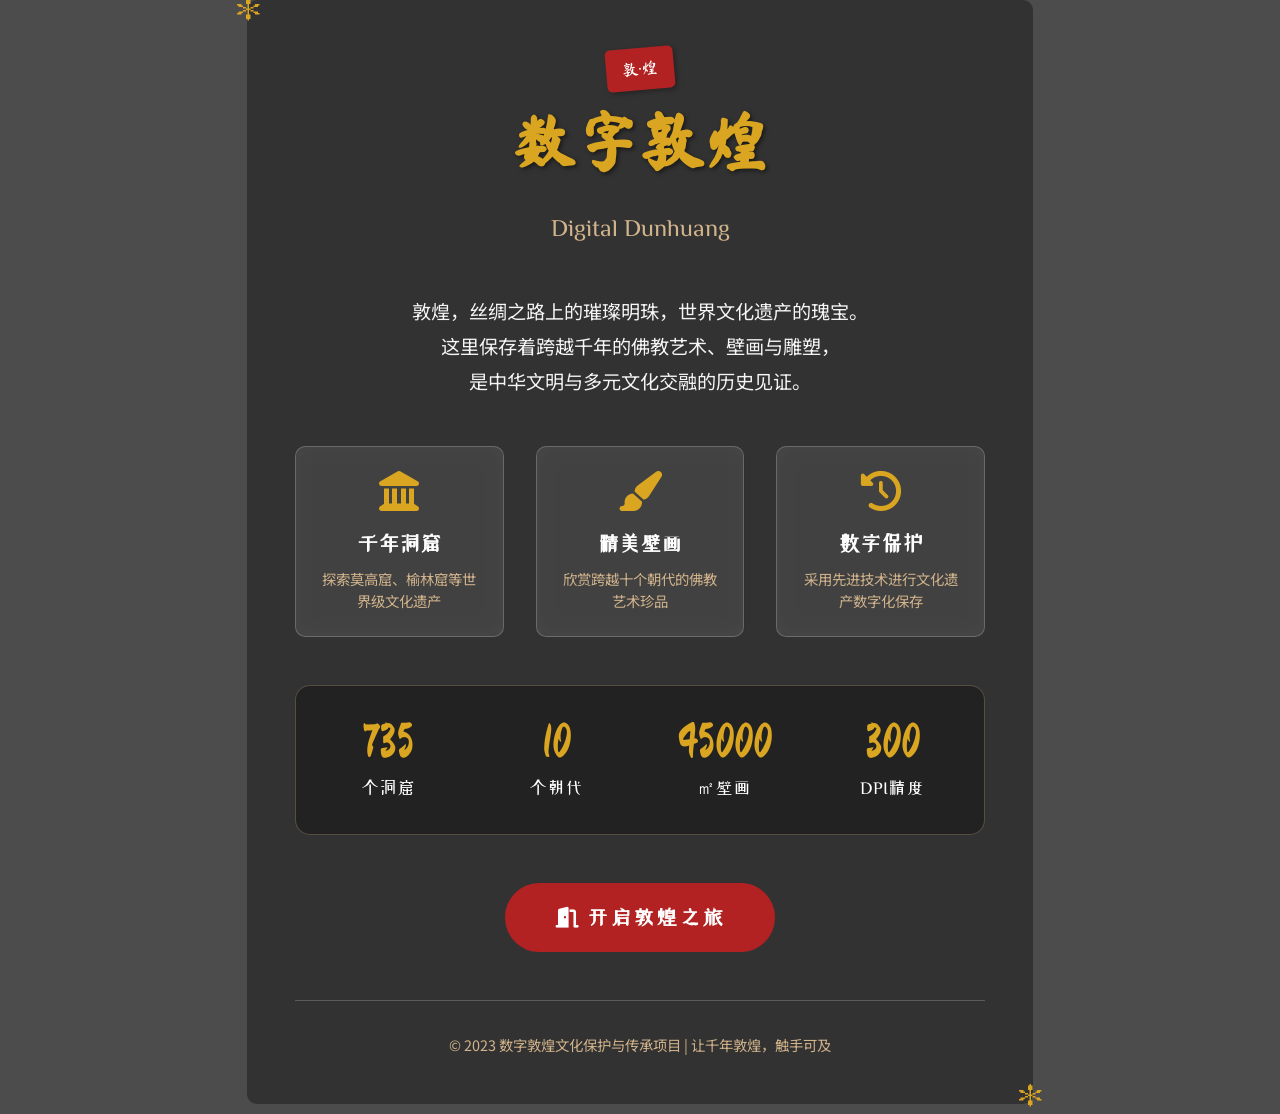
<file: welcome.html>
<!DOCTYPE html>
<html lang="zh-CN">
<head>
    <meta charset="UTF-8">
    <meta name="viewport" content="width=device-width, initial-scale=1.0">
    <title>数字敦煌 - 欢迎来到敦煌世界</title>
    <link rel="stylesheet" href="styles.css">
    <link rel="stylesheet" href="https://cdnjs.cloudflare.com/ajax/libs/font-awesome/6.4.0/css/all.min.css">
</head>
<body class="welcome-page">
    <div class="welcome-container dunhuang-pattern">
        <header class="welcome-header">
            <div class="seal-effect">敦·煌</div>
            <h1 class="welcome-title">数字敦煌</h1>
            <p class="welcome-subtitle">Digital Dunhuang</p>
        </header>
        
        <main class="welcome-main">
            <div class="welcome-content">
                <p class="welcome-description">
                    敦煌，丝绸之路上的璀璨明珠，世界文化遗产的瑰宝。<br>
                    这里保存着跨越千年的佛教艺术、壁画与雕塑，<br>
                    是中华文明与多元文化交融的历史见证。
                </p>
                
                <div class="welcome-features">
                    <div class="feature-item">
                        <i class="fas fa-landmark"></i>
                        <h3>千年洞窟</h3>
                        <p>探索莫高窟、榆林窟等世界级文化遗产</p>
                    </div>
                    <div class="feature-item">
                        <i class="fas fa-paint-brush"></i>
                        <h3>精美壁画</h3>
                        <p>欣赏跨越十个朝代的佛教艺术珍品</p>
                    </div>
                    <div class="feature-item">
                        <i class="fas fa-history"></i>
                        <h3>数字保护</h3>
                        <p>采用先进技术进行文化遗产数字化保存</p>
                    </div>
                </div>
                
                <div class="welcome-stats">
                    <div class="stat">
                        <span class="stat-number">735</span>
                        <span class="stat-label">个洞窟</span>
                    </div>
                    <div class="stat">
                        <span class="stat-number">10</span>
                        <span class="stat-label">个朝代</span>
                    </div>
                    <div class="stat">
                        <span class="stat-number">45000</span>
                        <span class="stat-label">㎡壁画</span>
                    </div>
                    <div class="stat">
                        <span class="stat-number">300</span>
                        <span class="stat-label">DPI精度</span>
                    </div>
                </div>
                
                <a href="index.html" class="start-button">
                    <i class="fas fa-door-open"></i> 开启敦煌之旅
                </a>
            </div>
        </main>
        
        <footer class="welcome-footer">
            <p>© 2023 数字敦煌文化保护与传承项目 | 让千年敦煌，触手可及</p>
        </footer>
    </div>
</body>
</html>
</file>
<file: styles.css>
/* 敦煌主题CSS - 数字敦煌风格 */
/* 引入特殊字体 - 使用Google Fonts的书法风格字体 */
@import url('https://fonts.googleapis.com/css2?family=Ma+Shan+Zheng&family=ZCOOL+XiaoWei&family=Noto+Sans+SC:wght@300;400;500;700&display=swap');

/* 基础重置 */
* {
    margin: 0;
    padding: 0;
    box-sizing: border-box;
}

:root {
    /* 敦煌主题颜色 */
    --dunhuang-earth: #8B4513; /* 土褐色 - 敦煌土地 */
    --dunhuang-sand: #D2B48C; /* 沙色 - 沙漠 */
    --dunhuang-red: #B22222; /* 砖红色 - 敦煌壁画中的朱砂色 */
    --dunhuang-dark: #2C2C2C; /* 深灰色 - 导航栏 */
    --dunhuang-light: #F5F5F5; /* 浅灰色 - 背景 */
    --dunhuang-gold: #DAA520; /* 金色 - 装饰 */
    --dunhuang-blue: #1E3A5F; /* 深蓝色 - 天空 */
    --dunhuang-white: #FFFFFF; /* 白色 */
}

body {
    font-family: 'Noto Sans SC', sans-serif;
    background-color: var(--dunhuang-light);
    color: var(--dunhuang-dark);
    line-height: 1.6;
    min-height: 100vh;
    display: flex;
    flex-direction: column;
}

/* 版头样式 */
.site-header {
    background-color: var(--dunhuang-dark);
    color: var(--dunhuang-white);
    padding: 1rem 2rem;
    display: flex;
    justify-content: space-between;
    align-items: center;
    box-shadow: 0 2px 10px rgba(0, 0, 0, 0.2);
}

.logo {
    display: flex;
    align-items: center;
    gap: 10px;
}

.logo-text {
    font-family: 'Ma Shan Zheng', cursive;
    font-size: 2rem;
    color: var(--dunhuang-red);
    text-shadow: 1px 1px 2px rgba(0, 0, 0, 0.3);
}

.logo-subtext {
    font-size: 0.9rem;
    color: var(--dunhuang-sand);
    letter-spacing: 1px;
}

/* 导航菜单 */
.main-nav ul {
    display: flex;
    list-style: none;
    gap: 1.5rem;
}

.main-nav a {
    color: var(--dunhuang-white);
    text-decoration: none;
    font-weight: 500;
    padding: 0.5rem 1rem;
    border-radius: 4px;
    transition: all 0.3s ease;
    font-family: 'ZCOOL XiaoWei', serif;
    font-size: 1.1rem;
}

.main-nav a:hover {
    background-color: var(--dunhuang-red);
    color: var(--dunhuang-white);
}

.main-nav a.active {
    background-color: var(--dunhuang-red);
    color: var(--dunhuang-white);
}

/* 主内容区域 */
.main-content {
    flex: 1;
    padding: 2rem;
}

/* 版尾样式 */
.site-footer {
    background-color: var(--dunhuang-dark);
    color: var(--dunhuang-white);
    text-align: center;
    padding: 1.5rem;
    margin-top: auto;
}

.footer-content {
    max-width: 1200px;
    margin: 0 auto;
    display: flex;
    justify-content: space-between;
    align-items: center;
    flex-wrap: wrap;
    gap: 1rem;
}

.copyright {
    font-size: 0.9rem;
    color: var(--dunhuang-sand);
}

.footer-links {
    display: flex;
    gap: 1.5rem;
}

.footer-links a {
    color: var(--dunhuang-white);
    text-decoration: none;
    font-size: 0.9rem;
    transition: color 0.3s ease;
}

.footer-links a:hover {
    color: var(--dunhuang-red);
}

/* 引导页特定样式 */
.welcome-page {
    background: linear-gradient(rgba(0, 0, 0, 0.7), rgba(0, 0, 0, 0.7)), 
                url('https://images.unsplash.com/photo-1548013146-72479768bada?ixlib=rb-4.0.3&auto=format&fit=crop&w=1600&q=80');
    background-size: cover;
    background-position: center;
    color: var(--dunhuang-white);
    text-align: center;
    display: flex;
    flex-direction: column;
    justify-content: center;
    align-items: center;
    min-height: 100vh;
}

.welcome-container {
    max-width: 800px;
    padding: 3rem;
    background-color: rgba(44, 44, 44, 0.8);
    border-radius: 10px;
    backdrop-filter: blur(5px);
}

.welcome-title {
    font-family: 'Ma Shan Zheng', cursive;
    font-size: 4rem;
    color: var(--dunhuang-gold);
    margin-bottom: 1rem;
    text-shadow: 2px 2px 4px rgba(0, 0, 0, 0.5);
}

.welcome-subtitle {
    font-size: 1.5rem;
    color: var(--dunhuang-sand);
    margin-bottom: 2rem;
    font-family: 'ZCOOL XiaoWei', serif;
}

.welcome-description {
    font-size: 1.2rem;
    line-height: 1.8;
    margin-bottom: 3rem;
    color: var(--dunhuang-light);
}

.start-button {
    display: inline-block;
    background-color: var(--dunhuang-red);
    color: var(--dunhuang-white);
    padding: 1rem 3rem;
    font-size: 1.3rem;
    text-decoration: none;
    border-radius: 50px;
    font-weight: bold;
    transition: all 0.3s ease;
    font-family: 'ZCOOL XiaoWei', serif;
    letter-spacing: 2px;
    border: 2px solid var(--dunhuang-red);
}

.start-button:hover {
    background-color: transparent;
    color: var(--dunhuang-red);
    border-color: var(--dunhuang-red);
}
 /* 引导页额外样式 */
        .welcome-header {
            text-align: center;
            margin-bottom: 3rem;
        }
        
        .welcome-content {
            max-width: 900px;
            margin: 0 auto;
        }
        
        .welcome-features {
            display: grid;
            grid-template-columns: repeat(auto-fit, minmax(200px, 1fr));
            gap: 2rem;
            margin: 3rem 0;
        }
        
        .feature-item {
            background: rgba(255, 255, 255, 0.1);
            padding: 1.5rem;
            border-radius: 10px;
            text-align: center;
            backdrop-filter: blur(10px);
            border: 1px solid rgba(255, 255, 255, 0.2);
            transition: transform 0.3s ease;
        }
        
        .feature-item:hover {
            transform: translateY(-5px);
            background: rgba(255, 255, 255, 0.15);
        }
        
        .feature-item i {
            font-size: 2.5rem;
            color: var(--dunhuang-gold);
            margin-bottom: 1rem;
        }
        
        .feature-item h3 {
            font-family: 'ZCOOL XiaoWei', serif;
            color: var(--dunhuang-white);
            margin-bottom: 0.5rem;
            font-size: 1.3rem;
        }
        
        .feature-item p {
            color: var(--dunhuang-sand);
            font-size: 0.9rem;
            line-height: 1.5;
        }
        
        .welcome-stats {
            display: flex;
            justify-content: center;
            flex-wrap: wrap;
            gap: 3rem;
            margin: 3rem 0;
            padding: 2rem;
            background: rgba(0, 0, 0, 0.3);
            border-radius: 15px;
            border: 1px solid rgba(210, 180, 140, 0.3);
        }
        
        .stat {
            text-align: center;
            min-width: 120px;
        }
        
        .stat-number {
            display: block;
            font-family: 'Ma Shan Zheng', cursive;
            font-size: 3rem;
            color: var(--dunhuang-gold);
            line-height: 1;
        }
        
        .stat-label {
            display: block;
            font-family: 'ZCOOL XiaoWei', serif;
            color: var(--dunhuang-white);
            font-size: 1.1rem;
            margin-top: 0.5rem;
        }
        
        .welcome-footer {
            margin-top: 3rem;
            padding-top: 2rem;
            border-top: 1px solid rgba(255, 255, 255, 0.2);
            color: var(--dunhuang-sand);
            font-size: 0.9rem;
            text-align: center;
        }
        
        /* 响应式调整 */
        @media (max-width: 768px) {
            .welcome-features {
                grid-template-columns: 1fr;
            }
            
            .welcome-stats {
                gap: 1.5rem;
            }
            
            .stat {
                min-width: 100px;
            }
            
            .stat-number {
                font-size: 2.5rem;
            }
        }
        
        @media (max-width: 480px) {
            .welcome-stats {
                gap: 1rem;
            }
            
            .stat {
                min-width: 80px;
            }
            
            .stat-number {
                font-size: 2rem;
            }
            
            .stat-label {
                font-size: 1rem;
            }
        }

/* 首页特定样式 */
.home-hero {
    background: linear-gradient(rgba(30, 58, 95, 0.8), rgba(139, 69, 19, 0.8)), 
                url('https://images.unsplash.com/photo-1548013146-72479768bada?ixlib=rb-4.0.3&auto=format&fit=crop&w=1600&q=80');
    background-size: cover;
    background-position: center;
    color: var(--dunhuang-white);
    text-align: center;
    padding: 6rem 2rem;
    border-radius: 10px;
    margin-bottom: 3rem;
}

.hero-title {
    font-family: 'Ma Shan Zheng', cursive;
    font-size: 3.5rem;
    margin-bottom: 1rem;
    color: var(--dunhuang-white);
}

.hero-subtitle {
    font-size: 1.5rem;
    margin-bottom: 2rem;
    color: var(--dunhuang-sand);
    font-family: 'ZCOOL XiaoWei', serif;
}

.search-container {
    max-width: 600px;
    margin: 0 auto;
    display: flex;
    gap: 10px;
}

.search-input {
    flex: 1;
    padding: 1rem;
    border: none;
    border-radius: 50px;
    font-size: 1rem;
    font-family: 'Noto Sans SC', sans-serif;
}

.search-button {
    background-color: var(--dunhuang-red);
    color: var(--dunhuang-white);
    border: none;
    border-radius: 50px;
    padding: 1rem 2rem;
    font-size: 1rem;
    cursor: pointer;
    font-family: 'ZCOOL XiaoWei', serif;
    transition: background-color 0.3s ease;
}

.search-button:hover {
    background-color: #9B1B1B;
}

/* 数据展示区域 */
.data-section {
    display: grid;
    grid-template-columns: repeat(auto-fit, minmax(250px, 1fr));
    gap: 2rem;
    margin-bottom: 3rem;
}

.data-card {
    background-color: var(--dunhuang-white);
    padding: 2rem;
    border-radius: 10px;
    text-align: center;
    box-shadow: 0 5px 15px rgba(0, 0, 0, 0.1);
    border-top: 5px solid var(--dunhuang-red);
}

.data-number {
    font-family: 'Ma Shan Zheng', cursive;
    font-size: 3rem;
    color: var(--dunhuang-red);
    margin-bottom: 0.5rem;
}

.data-label {
    font-size: 1.1rem;
    color: var(--dunhuang-dark);
    font-weight: 500;
}

.data-description {
    font-size: 0.9rem;
    color: #666;
    margin-top: 0.5rem;
}

/* 文章预览区域 */
.articles-section {
    margin-bottom: 3rem;
}

.section-title {
    font-family: 'Ma Shan Zheng', cursive;
    font-size: 2.5rem;
    color: var(--dunhuang-earth);
    margin-bottom: 2rem;
    text-align: center;
    border-bottom: 3px solid var(--dunhuang-red);
    padding-bottom: 0.5rem;
    display: inline-block;
}

.articles-grid {
    display: grid;
    grid-template-columns: repeat(auto-fill, minmax(300px, 1fr));
    gap: 2rem;
}

.article-card {
    background-color: var(--dunhuang-white);
    border-radius: 10px;
    overflow: hidden;
    box-shadow: 0 5px 15px rgba(0, 0, 0, 0.1);
    transition: transform 0.3s ease, box-shadow 0.3s ease;
}

.article-card:hover {
    transform: translateY(-10px);
    box-shadow: 0 15px 30px rgba(0, 0, 0, 0.2);
}

.article-image {
    width: 100%;
    height: 200px;
    object-fit: cover;
}

.article-content {
    padding: 1.5rem;
}

.article-title {
    font-family: 'ZCOOL XiaoWei', serif;
    font-size: 1.5rem;
    color: var(--dunhuang-dark);
    margin-bottom: 0.5rem;
}

.article-excerpt {
    color: #666;
    margin-bottom: 1rem;
    line-height: 1.6;
}

.read-more {
    display: inline-block;
    color: var(--dunhuang-red);
    text-decoration: none;
    font-weight: 500;
    font-family: 'ZCOOL XiaoWei', serif;
    font-size: 1.1rem;
}

.read-more:hover {
    text-decoration: underline;
}
/* 首页额外样式 */
        .hero-navigation {
            position: absolute;
            top: 50%;
            left: 0;
            right: 0;
            display: flex;
            justify-content: space-between;
            padding: 0 2rem;
            transform: translateY(-50%);
            pointer-events: none;
        }
        
        .nav-arrow {
            pointer-events: auto;
            background: rgba(255, 255, 255, 0.2);
            border: none;
            width: 50px;
            height: 50px;
            border-radius: 50%;
            color: white;
            font-size: 1.5rem;
            cursor: pointer;
            transition: all 0.3s ease;
            backdrop-filter: blur(5px);
        }
        
        .nav-arrow:hover {
            background: rgba(255, 255, 255, 0.3);
            transform: scale(1.1);
        }
        
        .features-section {
            margin-top: 4rem;
            padding-top: 3rem;
            border-top: 2px solid var(--dunhuang-sand);
        }
        
        .features-grid {
            display: grid;
            grid-template-columns: repeat(auto-fit, minmax(250px, 1fr));
            gap: 2rem;
            margin-top: 2rem;
        }
        
        .feature-card {
            background-color: var(--dunhuang-white);
            padding: 2rem;
            border-radius: 10px;
            text-align: center;
            box-shadow: 0 5px 15px rgba(0, 0, 0, 0.1);
            transition: transform 0.3s ease, box-shadow 0.3s ease;
        }
        
        .feature-card:hover {
            transform: translateY(-10px);
            box-shadow: 0 15px 30px rgba(0, 0, 0, 0.15);
        }
        
        .feature-icon {
            font-size: 3rem;
            color: var(--dunhuang-red);
            margin-bottom: 1rem;
        }
        
        .feature-title {
            font-family: 'ZCOOL XiaoWei', serif;
            font-size: 1.5rem;
            color: var(--dunhuang-dark);
            margin-bottom: 1rem;
        }
        
        .feature-description {
            color: #666;
            line-height: 1.6;
        }
        
        .social-links {
            display: flex;
            gap: 1rem;
        }
        
        .social-links a {
            display: inline-flex;
            align-items: center;
            justify-content: center;
            width: 40px;
            height: 40px;
            background-color: rgba(255, 255, 255, 0.1);
            color: var(--dunhuang-white);
            border-radius: 50%;
            text-decoration: none;
            transition: all 0.3s ease;
        }
        
        .social-links a:hover {
            background-color: var(--dunhuang-red);
            transform: translateY(-3px);
        }
        
        /* 响应式调整 */
        @media (max-width: 768px) {
            .hero-navigation {
                padding: 0 1rem;
            }
            
            .nav-arrow {
                width: 40px;
                height: 40px;
                font-size: 1.2rem;
            }
            
            .features-grid {
                grid-template-columns: repeat(2, 1fr);
            }
            
            .footer-content {
                flex-direction: column;
                gap: 1.5rem;
                text-align: center;
            }
            
            .social-links {
                justify-content: center;
            }
        }
        
        @media (max-width: 480px) {
            .features-grid {
                grid-template-columns: 1fr;
            }
            
            .main-nav ul {
                flex-wrap: wrap;
                justify-content: center;
                gap: 0.5rem;
            }
            
            .main-nav a {
                padding: 0.3rem 0.5rem;
                font-size: 0.9rem;
            }
        }

/* 文章详情页样式 */
.article-detail {
    max-width: 1200px;
    margin: 0 auto;
    display: grid;
    grid-template-columns: 2fr 1fr;
    gap: 3rem;
}

.article-main {
    background-color: var(--dunhuang-white);
    padding: 3rem;
    border-radius: 10px;
    box-shadow: 0 5px 15px rgba(0, 0, 0, 0.1);
}

.article-header {
    margin-bottom: 2rem;
    border-bottom: 2px solid var(--dunhuang-sand);
    padding-bottom: 1rem;
}

.article-main-title {
    font-family: 'Ma Shan Zheng', cursive;
    font-size: 3rem;
    color: var(--dunhuang-earth);
    margin-bottom: 0.5rem;
}

.article-meta {
    display: flex;
    gap: 1rem;
    color: #666;
    font-size: 0.9rem;
}

.article-period {
    color: var(--dunhuang-red);
    font-weight: bold;
    font-family: 'ZCOOL XiaoWei', serif;
}

.article-image-large {
    width: 100%;
    height: 400px;
    object-fit: cover;
    border-radius: 10px;
    margin-bottom: 2rem;
}

.article-body {
    line-height: 1.8;
    font-size: 1.1rem;
}

.article-body h3 {
    font-family: 'ZCOOL XiaoWei', serif;
    font-size: 1.8rem;
    color: var(--dunhuang-earth);
    margin: 2rem 0 1rem;
    border-left: 5px solid var(--dunhuang-red);
    padding-left: 1rem;
}

.article-body p {
    margin-bottom: 1.5rem;
    text-align: justify;
}

/* 侧边栏 */
.article-sidebar {
    display: flex;
    flex-direction: column;
    gap: 2rem;
}

.info-card {
    background-color: var(--dunhuang-white);
    padding: 2rem;
    border-radius: 10px;
    box-shadow: 0 5px 15px rgba(0, 0, 0, 0.1);
}

.card-title {
    font-family: 'ZCOOL XiaoWei', serif;
    font-size: 1.5rem;
    color: var(--dunhuang-dark);
    margin-bottom: 1.5rem;
    padding-bottom: 0.5rem;
    border-bottom: 2px solid var(--dunhuang-red);
}

.info-item {
    margin-bottom: 1rem;
    display: flex;
    justify-content: space-between;
}

.info-label {
    font-weight: 500;
    color: var(--dunhuang-dark);
}

.info-value {
    color: #666;
}

.nav-buttons {
    display: grid;
    grid-template-columns: 1fr 1fr;
    gap: 1rem;
}

.nav-button {
    background-color: var(--dunhuang-red);
    color: var(--dunhuang-white);
    border: none;
    padding: 1rem;
    border-radius: 5px;
    font-family: 'ZCOOL XiaoWei', serif;
    font-size: 1.1rem;
    cursor: pointer;
    transition: background-color 0.3s ease;
    text-align: center;
    text-decoration: none;
}

.nav-button:hover {
    background-color: #9B1B1B;
}

/* 响应式设计 */
@media (max-width: 768px) {
    .site-header {
        flex-direction: column;
        gap: 1rem;
        padding: 1rem;
    }
    
    .main-nav ul {
        flex-wrap: wrap;
        justify-content: center;
    }
    
    .welcome-title {
        font-size: 2.5rem;
    }
    
    .hero-title {
        font-size: 2.5rem;
    }
    
    .search-container {
        flex-direction: column;
    }
    
    .article-detail {
        grid-template-columns: 1fr;
    }
    
    .footer-content {
        flex-direction: column;
        text-align: center;
    }
    
    .data-section {
        grid-template-columns: 1fr;
    }
    
    .articles-grid {
        grid-template-columns: 1fr;
    }
}

/* 敦煌特色装饰元素 */
.dunhuang-pattern {
    position: relative;
}

.dunhuang-pattern::before {
    content: "✻";
    position: absolute;
    color: var(--dunhuang-gold);
    font-size: 1.5rem;
    top: -10px;
    left: -10px;
}

.dunhuang-pattern::after {
    content: "✻";
    position: absolute;
    color: var(--dunhuang-gold);
    font-size: 1.5rem;
    bottom: -10px;
    right: -10px;
}

/* 印章效果 */
.seal-effect {
    display: inline-block;
    background-color: var(--dunhuang-red);
    color: var(--dunhuang-white);
    padding: 0.5rem 1rem;
    border-radius: 5px;
    font-family: 'Ma Shan Zheng', cursive;
    transform: rotate(-5deg);
    box-shadow: 2px 2px 5px rgba(0, 0, 0, 0.3);
}
 /* 文章详情页额外样式 */
        .article-header {
            border-bottom: 3px solid var(--dunhuang-red);
            padding-bottom: 1.5rem;
            margin-bottom: 2rem;
        }
        
        .article-period {
            display: inline-block;
            background-color: var(--dunhuang-red);
            color: var(--dunhuang-white);
            padding: 0.3rem 1rem;
            border-radius: 20px;
            font-size: 1.2rem;
            margin-left: 1rem;
            vertical-align: middle;
        }
        
        .article-meta {
            display: flex;
            gap: 2rem;
            color: #666;
            font-size: 0.9rem;
            margin-top: 1rem;
        }
        
        .article-meta i {
            margin-right: 0.5rem;
            color: var(--dunhuang-red);
        }
        
        .related-items {
            display: flex;
            flex-direction: column;
            gap: 1rem;
        }
        
        .related-item {
            display: block;
            padding: 1rem;
            background-color: var(--dunhuang-light);
            border-radius: 5px;
            text-decoration: none;
            color: var(--dunhuang-dark);
            transition: all 0.3s ease;
            border-left: 3px solid transparent;
        }
        
        .related-item:hover {
            background-color: rgba(178, 34, 34, 0.1);
            border-left-color: var(--dunhuang-red);
            transform: translateX(5px);
        }
        
        .related-title {
            font-weight: 500;
            font-family: 'ZCOOL XiaoWei', serif;
            font-size: 1.1rem;
            margin-bottom: 0.3rem;
        }
        
        .related-info {
            font-size: 0.9rem;
            color: #666;
        }
        
        .download-buttons {
            display: grid;
            grid-template-columns: 1fr 1fr;
            gap: 0.8rem;
        }
        
        .download-buttons .nav-button {
            font-size: 0.9rem;
            padding: 0.8rem;
        }
        
        .extended-reading {
            margin-top: 4rem;
            padding-top: 3rem;
            border-top: 2px solid var(--dunhuang-sand);
        }
        
        /* 响应式调整 */
        @media (max-width: 992px) {
            .article-detail {
                grid-template-columns: 1fr;
                gap: 2rem;
            }
            
            .article-sidebar {
                order: -1;
            }
            
            .nav-buttons {
                grid-template-columns: repeat(4, 1fr);
            }
            
            .download-buttons {
                grid-template-columns: repeat(2, 1fr);
            }
        }
        
        @media (max-width: 768px) {
            .article-meta {
                flex-direction: column;
                gap: 0.5rem;
            }
            
            .nav-buttons {
                grid-template-columns: repeat(2, 1fr);
            }
            
            .article-main-title {
                font-size: 2.2rem;
            }
            
            .article-main {
                padding: 2rem;
            }
            
            .info-card {
                padding: 1.5rem;
            }
        }
        
        @media (max-width: 480px) {
            .nav-buttons {
                grid-template-columns: 1fr;
            }
            
            .download-buttons {
                grid-template-columns: 1fr;
            }
            
            .article-main {
                padding: 1.5rem;
            }
            
            .article-main-title {
                font-size: 1.8rem;
            }
            
            .article-period {
                display: block;
                margin: 0.5rem 0 0 0;
                width: fit-content;
            }
        }
</file>
